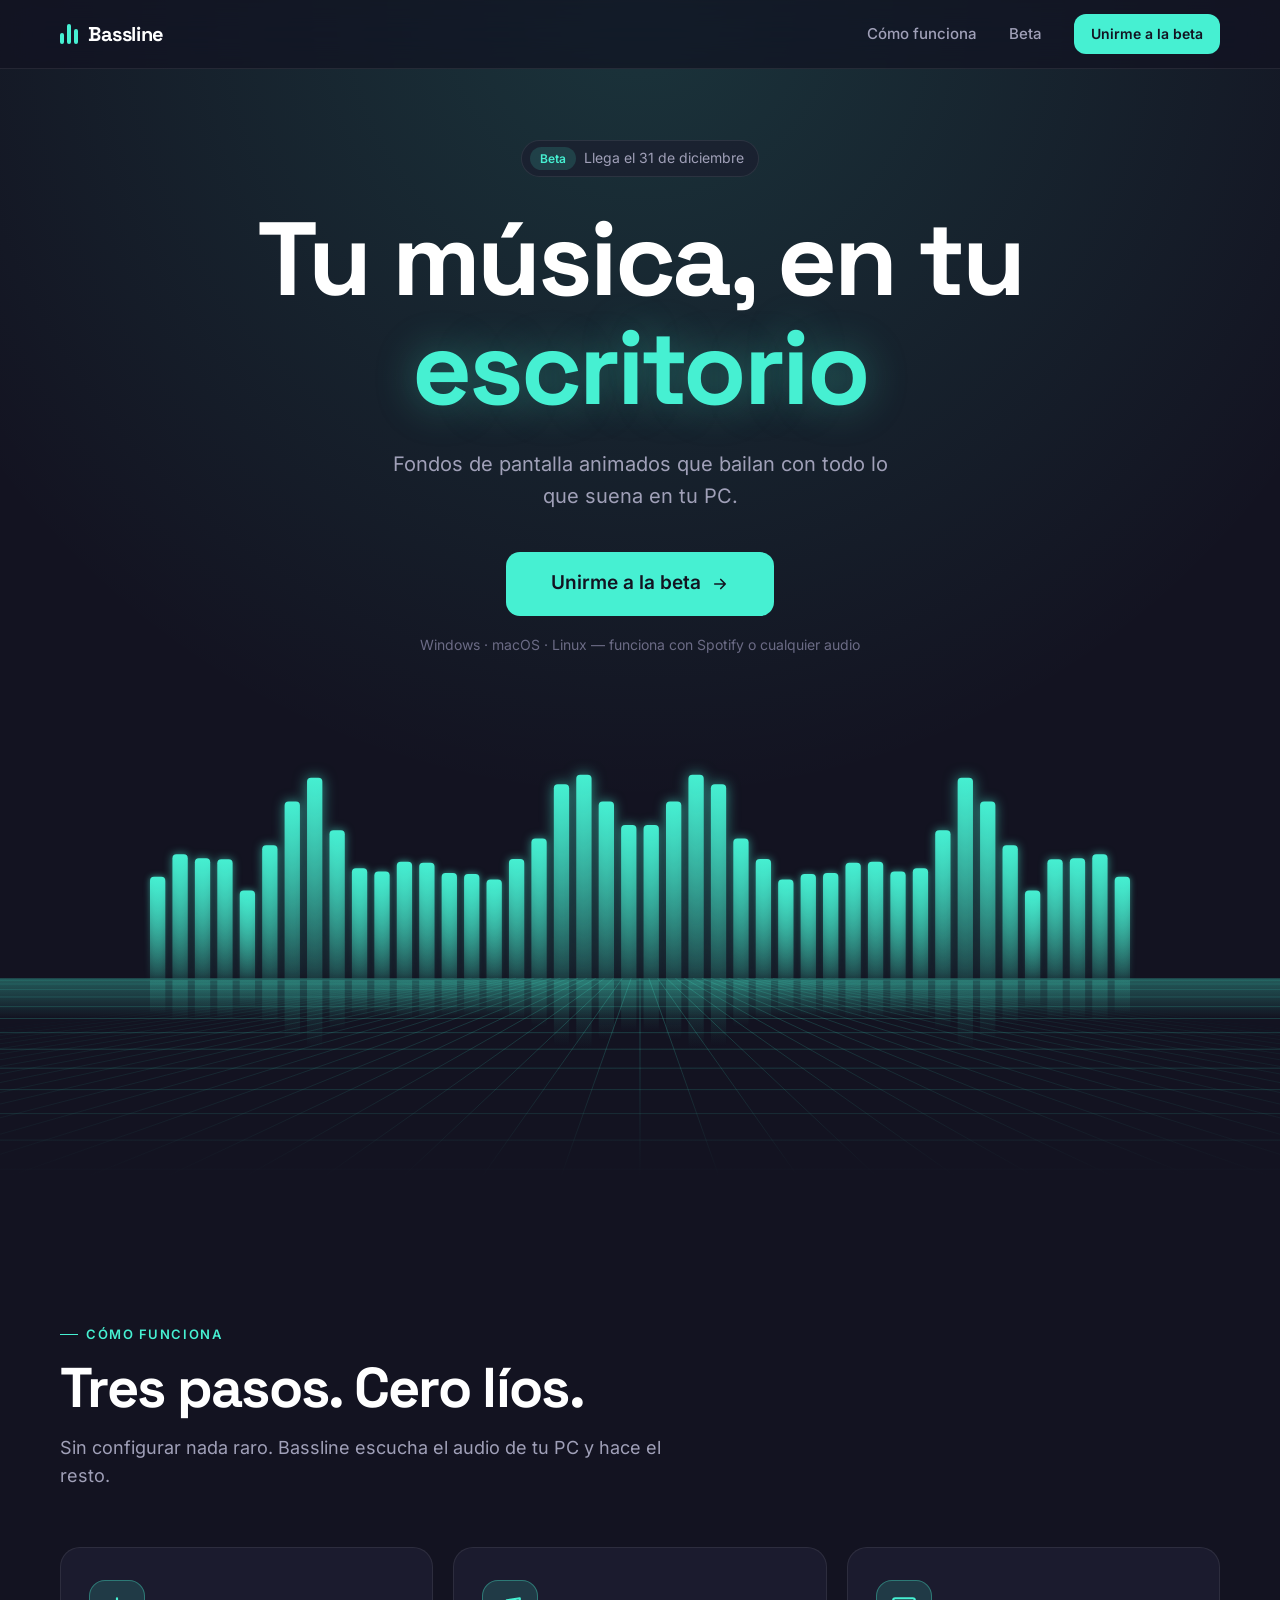
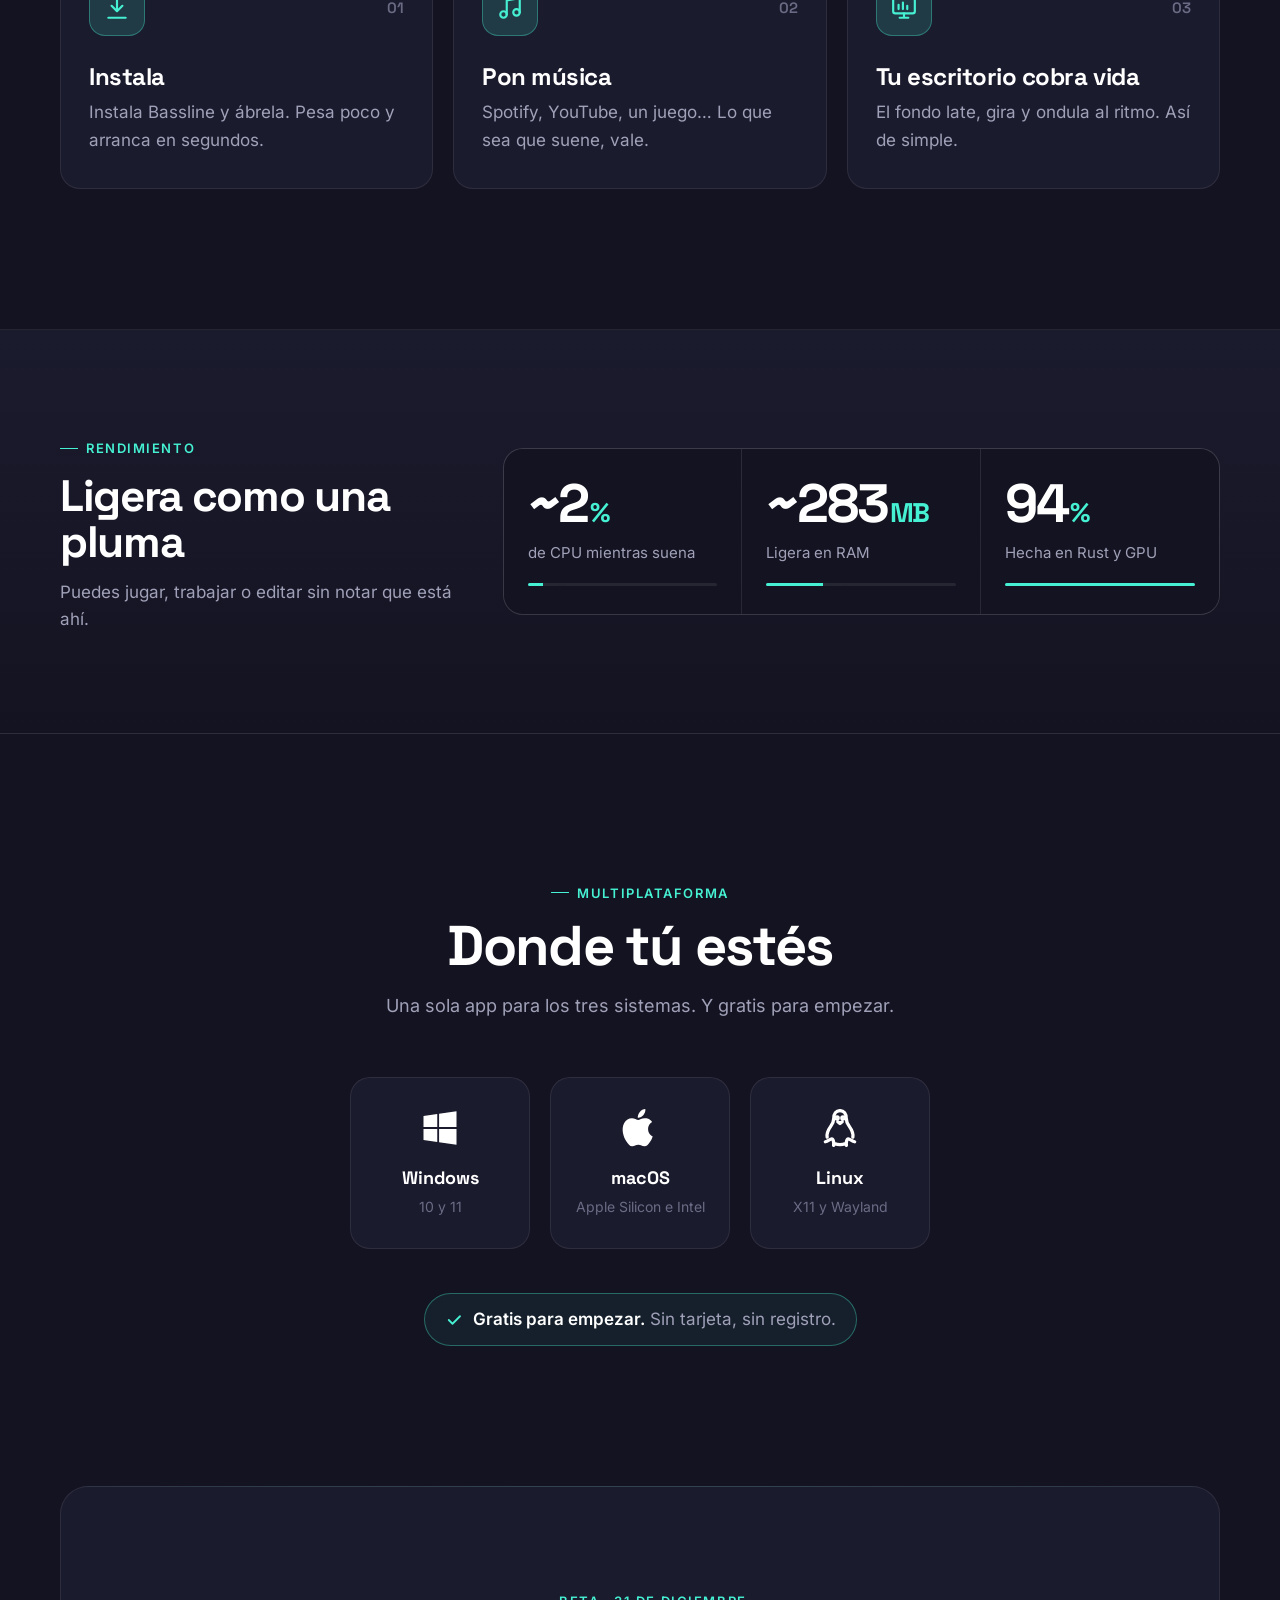
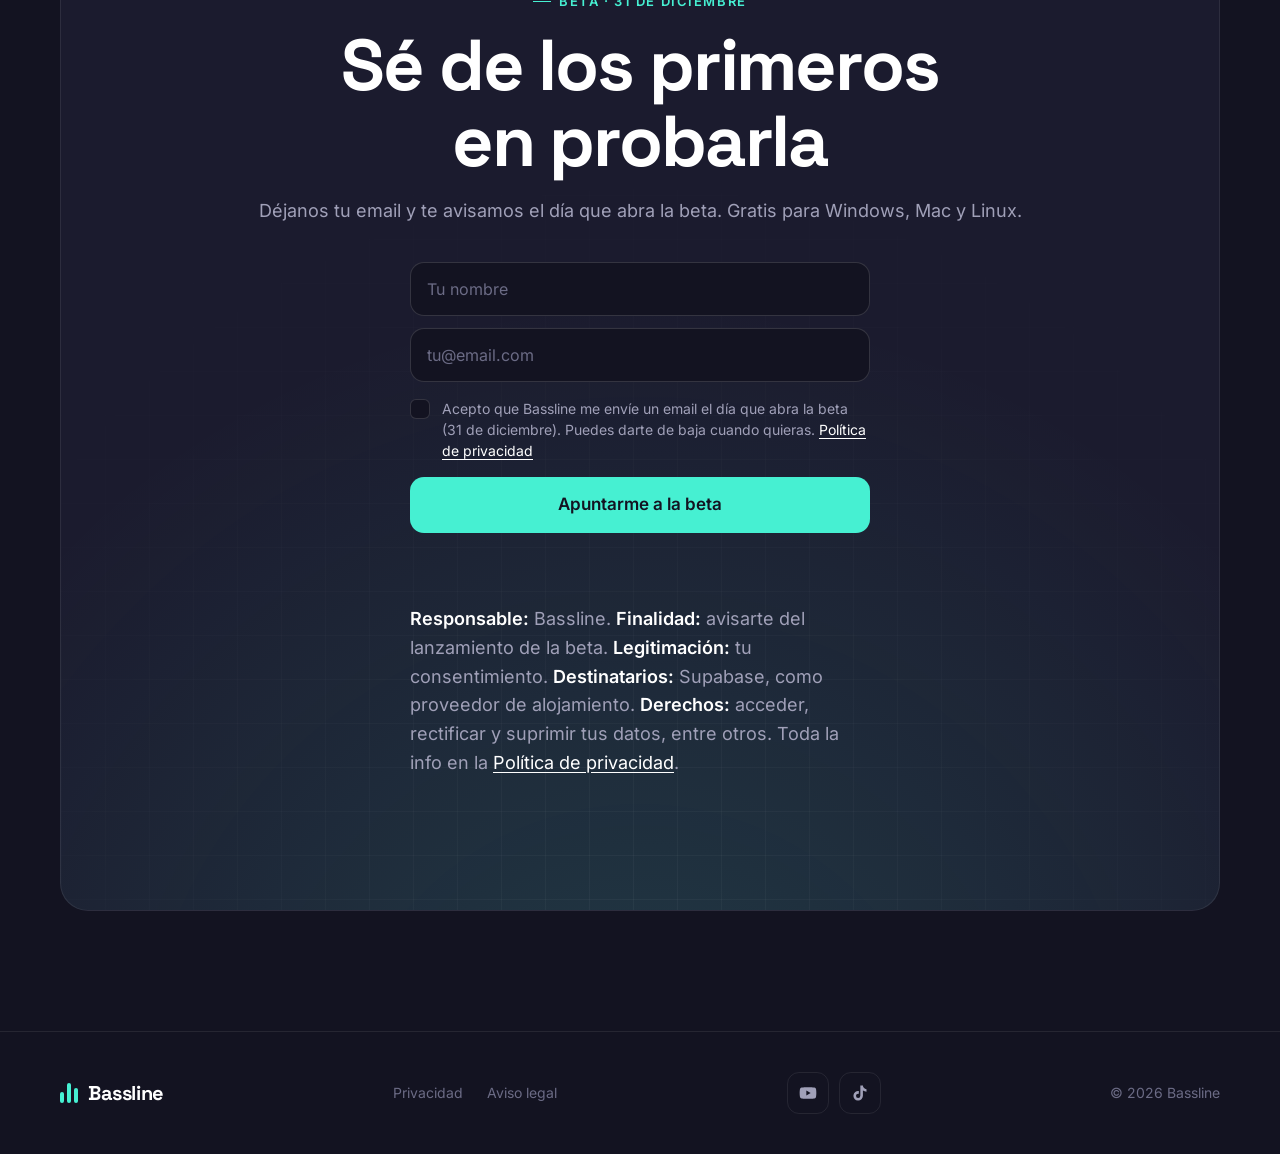
<file: index.html>
<!DOCTYPE html>
<html lang="es">
<head>
  <meta charset="UTF-8" />
  <meta name="viewport" content="width=device-width, initial-scale=1" />

  <!-- ===== SEO / Open Graph ===== -->
  <title>Bassline — Fondos de pantalla que bailan con tu música</title>
  <meta name="description" content="Bassline convierte tu escritorio en un fondo animado que reacciona a la música que suena en tu PC: Spotify o cualquier audio. Gratis para Windows, Mac y Linux." />
  <meta name="theme-color" content="#131321" />
  <meta property="og:type" content="website" />
  <meta property="og:title" content="Bassline — Tu música, en tu escritorio" />
  <meta property="og:description" content="Fondos de pantalla animados que reaccionan a la música de tu PC. Gratis para Windows, Mac y Linux." />
  <meta property="og:locale" content="es_ES" />
  <meta property="og:image" content="og-image.png" />
  <meta name="twitter:card" content="summary_large_image" />

  <!-- Favicon: tres barras de ecualizador (SVG inline) -->
  <link rel="icon" type="image/svg+xml" href="data:image/svg+xml,%3Csvg xmlns='http://www.w3.org/2000/svg' viewBox='0 0 32 32'%3E%3Crect width='32' height='32' rx='8' fill='%23131321'/%3E%3Crect x='7' y='14' width='4' height='11' rx='2' fill='%2346F0D2'/%3E%3Crect x='14' y='7' width='4' height='18' rx='2' fill='%2346F0D2'/%3E%3Crect x='21' y='11' width='4' height='14' rx='2' fill='%2346F0D2'/%3E%3C/svg%3E" />

  <!-- ===== Fuentes (alojadas en /fonts, sin peticiones a terceros) ===== -->
  <link rel="preload" href="fonts/inter-latin.woff2" as="font" type="font/woff2" crossorigin />
  <link rel="preload" href="fonts/space-grotesk-latin.woff2" as="font" type="font/woff2" crossorigin />

  <link rel="stylesheet" href="css/styles.css" />
</head>

<body>
  <a href="#main" class="skip-link">Saltar al contenido</a>

  <!-- ================= NAVBAR ================= -->
  <header class="nav">
    <nav class="container nav-inner" aria-label="Principal">
      <a href="#top" class="logo" aria-label="Bassline, ir al inicio">
        <span class="logo-mark" aria-hidden="true"><span></span><span></span><span></span></span>
        Bassline
      </a>
      <button class="burger" aria-label="Abrir menú" aria-expanded="false" aria-controls="nav-links">
        <span></span><span></span><span></span>
      </button>
      <ul class="nav-links" id="nav-links">
        <li><a href="#como-funciona">Cómo funciona</a></li>
        <li><a href="#beta">Beta</a></li>
        <li><a href="#beta" class="btn btn-primary btn-sm">Unirme a la beta</a></li>
      </ul>
    </nav>
  </header>

  <main id="main">
    <!-- ================= HERO ================= -->
    <section class="hero" id="top">
      <div class="container hero-copy">
        <span class="badge reveal"><b>Beta</b> Llega el 31 de diciembre</span>
        <h1 class="reveal" style="--d:80ms">Tu música, en tu <em>escritorio</em></h1>
        <p class="hero-sub reveal" style="--d:160ms">Fondos de pantalla animados que bailan con todo lo que suena en tu PC.</p>
        <div class="hero-ctas reveal" style="--d:240ms">
          <a href="#beta" class="btn btn-primary btn-lg">
            Unirme a la beta
            <svg viewBox="0 0 24 24" fill="none" stroke="currentColor" stroke-width="2.2" stroke-linecap="round" stroke-linejoin="round" aria-hidden="true"><path d="M5 12h14m-6-6 6 6-6 6"/></svg>
          </a>        </div>
        <p class="hero-note reveal" style="--d:320ms">Windows · macOS · Linux — funciona con Spotify o cualquier audio</p>
      </div>
      <div class="hero-visual" aria-hidden="true">
        <canvas id="hero-canvas"></canvas>
      </div>
    </section>

    <!-- ================= CÓMO FUNCIONA ================= -->
    <section class="section" id="como-funciona" aria-labelledby="como-title">
      <div class="container">
        <div class="section-head reveal">
          <span class="eyebrow">Cómo funciona</span>
          <h2 id="como-title">Tres pasos. Cero líos.</h2>
          <p>Sin configurar nada raro. Bassline escucha el audio de tu PC y hace el resto.</p>
        </div>
        <ol class="steps" role="list">
          <li class="card step reveal">
            <div class="step-top">
              <span class="step-icon" aria-hidden="true">
                <svg viewBox="0 0 24 24" fill="none" stroke="currentColor" stroke-width="2" stroke-linecap="round" stroke-linejoin="round"><path d="M12 3v12m0 0-5-5m5 5 5-5M4 21h16"/></svg>
              </span>
              <span class="step-num">01</span>
            </div>
            <h3>Instala</h3>
            <p>Instala Bassline y ábrela. Pesa poco y arranca en segundos.</p>
          </li>
          <li class="card step reveal" style="--d:100ms">
            <div class="step-top">
              <span class="step-icon" aria-hidden="true">
                <svg viewBox="0 0 24 24" fill="none" stroke="currentColor" stroke-width="2" stroke-linecap="round" stroke-linejoin="round"><path d="M9 18V5l12-2v13"/><circle cx="6" cy="18" r="3"/><circle cx="18" cy="16" r="3"/></svg>
              </span>
              <span class="step-num">02</span>
            </div>
            <h3>Pon música</h3>
            <p>Spotify, YouTube, un juego… Lo que sea que suene, vale.</p>
          </li>
          <li class="card step reveal" style="--d:200ms">
            <div class="step-top">
              <span class="step-icon" aria-hidden="true">
                <svg viewBox="0 0 24 24" fill="none" stroke="currentColor" stroke-width="2" stroke-linecap="round" stroke-linejoin="round"><rect x="2" y="3" width="20" height="14" rx="2"/><path d="M8 21h8M12 17v4M7 13V9m4 4V7m4 6v-3"/></svg>
              </span>
              <span class="step-num">03</span>
            </div>
            <h3>Tu escritorio cobra vida</h3>
            <p>El fondo late, gira y ondula al ritmo. Así de simple.</p>
          </li>
        </ol>
      </div>
    </section>

    <!-- ================= RENDIMIENTO ================= -->
    <section class="perf" aria-labelledby="perf-title">
      <div class="container perf-inner">
        <div class="reveal">
          <span class="eyebrow">Rendimiento</span>
          <h2 id="perf-title" style="margin-top:14px">Ligera como una pluma</h2>
          <p>Puedes jugar, trabajar o editar sin notar que está ahí.</p>
        </div>
        <div class="stats reveal" style="--d:120ms">
          <div class="stat">
            <div class="stat-value">~<span class="counter" data-to="2">0</span><small>%</small></div>
            <div class="stat-label">de CPU mientras suena</div>
            <div class="stat-bar" aria-hidden="true"><i data-w="8%"></i></div>
          </div>
          <div class="stat">
            <div class="stat-value">~<span class="counter" data-to="300">0</span><small>MB</small></div>
            <div class="stat-label">Ligera en RAM</div>
            <div class="stat-bar" aria-hidden="true"><i data-w="30%"></i></div>
          </div>
          <div class="stat">
            <div class="stat-value"><span class="counter" data-to="100">0</span><small>%</small></div>
            <div class="stat-label">Hecha en Rust y GPU</div>
            <div class="stat-bar" aria-hidden="true"><i data-w="100%"></i></div>
          </div>
        </div>
      </div>
    </section>

    <!-- ================= MULTIPLATAFORMA ================= -->
    <section class="section" aria-labelledby="plat-title">
      <div class="container center" style="text-align:center">
        <div class="section-head center reveal">
          <span class="eyebrow">Multiplataforma</span>
          <h2 id="plat-title">Donde tú estés</h2>
          <p>Una sola app para los tres sistemas. Y gratis para empezar.</p>
        </div>
        <div class="platforms">
          <div class="card platform reveal">
            <svg viewBox="0 0 24 24" fill="currentColor" aria-hidden="true"><path d="M3 5.5 10.5 4.4v7.1H3V5.5Zm0 13 7.5 1.1v-7H3v5.9Zm8.5 1.3L21 21.2V12.6h-9.5v7.2Zm0-15.6v7.3H21V2.8l-9.5 1.4Z"/></svg>
            <strong>Windows</strong><span>10 y 11</span>
          </div>
          <div class="card platform reveal" style="--d:80ms">
            <svg viewBox="0 0 24 24" fill="currentColor" aria-hidden="true"><path d="M16.4 12.6c0-2.6 2.1-3.8 2.2-3.9-1.2-1.8-3.1-2-3.7-2-1.6-.2-3.1.9-3.9.9-.8 0-2-.9-3.4-.9-1.7 0-3.3 1-4.2 2.6-1.8 3.1-.5 7.7 1.3 10.2.8 1.2 1.8 2.6 3.1 2.5 1.3-.1 1.7-.8 3.3-.8 1.5 0 1.9.8 3.3.8 1.4 0 2.2-1.2 3.1-2.5 1-1.4 1.4-2.8 1.4-2.9 0 0-2.5-1-2.5-4ZM13.9 4.9c.7-.9 1.2-2 1-3.2-1 0-2.3.7-3 1.6-.7.8-1.2 2-1.1 3.1 1.2.1 2.3-.6 3.1-1.5Z"/></svg>
            <strong>macOS</strong><span>Apple Silicon e Intel</span>
          </div>
          <div class="card platform reveal" style="--d:160ms">
            <svg viewBox="0 0 24 24" fill="none" stroke="currentColor" stroke-width="1.8" stroke-linecap="round" stroke-linejoin="round" aria-hidden="true"><path d="M12 2.5c-2.2 0-3.4 1.8-3.4 4.2 0 1.6-.4 2.6-1.6 4.3C5.6 13 4.6 15 5 17"/><path d="M12 2.5c2.2 0 3.4 1.8 3.4 4.2 0 1.6.4 2.6 1.6 4.3 1.4 2 2.4 4 2 6"/><circle cx="10.4" cy="6.6" r=".6" fill="currentColor"/><circle cx="13.6" cy="6.6" r=".6" fill="currentColor"/><path d="M10.8 8.6 12 9.6l1.2-1"/><path d="M4 19.5c1.5-.3 2.5-1.6 3.5-1.6s1.2 2.6 1 3.6M20 19.5c-1.5-.3-2.5-1.6-3.5-1.6s-1.2 2.6-1 3.6M9 20.5c1.8.7 4.2.7 6 0"/></svg>
            <strong>Linux</strong><span>X11 y Wayland</span>
          </div>
        </div>
        <p class="free-pill reveal">
          <svg viewBox="0 0 24 24" fill="none" stroke="currentColor" stroke-width="2.4" stroke-linecap="round" stroke-linejoin="round" aria-hidden="true"><path d="m5 12 5 5L20 7"/></svg>
          <span><b>Gratis para empezar.</b> Sin tarjeta, sin registro.</span>
        </p>
      </div>
    </section>

    <!-- ================= CTA FINAL ================= -->
    <section id="beta" aria-labelledby="cta-title">
      <div class="container">
        <div class="cta reveal">
          <span class="eyebrow">Beta · 31 de diciembre</span>
          <h2 id="cta-title" style="margin-top:16px">Sé de los primeros en probarla</h2>
          <p>Déjanos tu email y te avisamos el día que abra la beta. Gratis para Windows, Mac y Linux.</p>
          <form class="waitlist" id="waitlist" novalidate>
            <div class="field">
              <label for="wl-name" class="sr-only">Tu nombre</label>
              <input type="text" id="wl-name" name="name" placeholder="Tu nombre" autocomplete="given-name" maxlength="80" required />
            </div>
            <div class="field">
              <label for="wl-email" class="sr-only">Tu email</label>
              <input type="email" id="wl-email" name="email" placeholder="tu@email.com" autocomplete="email" maxlength="254" required />
            </div>
            <label class="consent" for="wl-consent">
              <input type="checkbox" id="wl-consent" name="consent" required />
              <span>Acepto que Bassline me envíe un email el día que abra la beta (31 de diciembre). Puedes darte de baja cuando quieras. <a href="privacidad.html" target="_blank" rel="noopener">Política de privacidad</a></span>
            </label>
            <!-- Honeypot anti-spam: invisible para personas; si un bot lo rellena, no se envía nada -->
            <div class="hp" aria-hidden="true">
              <label for="wl-website">No rellenes este campo</label>
              <input type="text" id="wl-website" name="website" tabindex="-1" autocomplete="off" />
            </div>
            <button type="submit" class="btn btn-primary">Apuntarme a la beta</button>
          </form>
          <p class="form-msg" id="form-msg" role="status" aria-live="polite"></p>
          <!-- Información básica sobre protección de datos (primera capa, RGPD art. 13) -->
          <p class="form-legal">
            <strong>Responsable:</strong> Bassline.
            <strong>Finalidad:</strong> avisarte del lanzamiento de la beta.
            <strong>Legitimación:</strong> tu consentimiento.
            <strong>Destinatarios:</strong> Supabase, como proveedor de alojamiento.
            <strong>Derechos:</strong> acceder, rectificar y suprimir tus datos, entre otros.
            Toda la info en la <a href="privacidad.html" target="_blank" rel="noopener">Política de privacidad</a>.
          </p>
        </div>
      </div>
    </section>
  </main>

  <!-- ================= FOOTER ================= -->
  <footer class="footer">
    <div class="container footer-inner">
      <a href="#top" class="logo" aria-label="Bassline, volver arriba">
        <span class="logo-mark" aria-hidden="true"><span></span><span></span><span></span></span>
        Bassline
      </a>
      <ul class="footer-links">
        <li><a href="privacidad.html">Privacidad</a></li>
        <li><a href="aviso-legal.html">Aviso legal</a></li>
      </ul>
      <div class="socials">
        <a href="#" aria-label="Bassline en YouTube">
          <svg viewBox="0 0 24 24" fill="currentColor" aria-hidden="true"><path d="M21.6 7.2a2.5 2.5 0 0 0-1.8-1.8C18.2 5 12 5 12 5s-6.2 0-7.8.4a2.5 2.5 0 0 0-1.8 1.8C2 8.8 2 12 2 12s0 3.2.4 4.8a2.5 2.5 0 0 0 1.8 1.8C5.8 19 12 19 12 19s6.2 0 7.8-.4a2.5 2.5 0 0 0 1.8-1.8c.4-1.6.4-4.8.4-4.8s0-3.2-.4-4.8ZM10 15V9l5.2 3L10 15Z"/></svg>
        </a>
        <a href="#" aria-label="Bassline en TikTok">
          <svg viewBox="0 0 24 24" fill="currentColor" aria-hidden="true"><path d="M16.6 5.8A4.3 4.3 0 0 1 15.5 3h-3.1v12.4a2.6 2.6 0 1 1-2.6-2.6c.3 0 .5 0 .8.1V9.7a5.7 5.7 0 1 0 4.9 5.7V9.1a7.4 7.4 0 0 0 4.3 1.4V7.4a4.3 4.3 0 0 1-3.2-1.6Z"/></svg>
        </a>
      </div>
      <p class="copy">© <span id="year">2026</span> Bassline</p>
    </div>
  </footer>

  <!-- config.js se genera desde .env (node build-config.mjs) y debe cargar antes que main.js -->
  <script src="js/config.js" defer></script>
  <script src="js/main.js" defer></script>
</body>
</html>
</file>
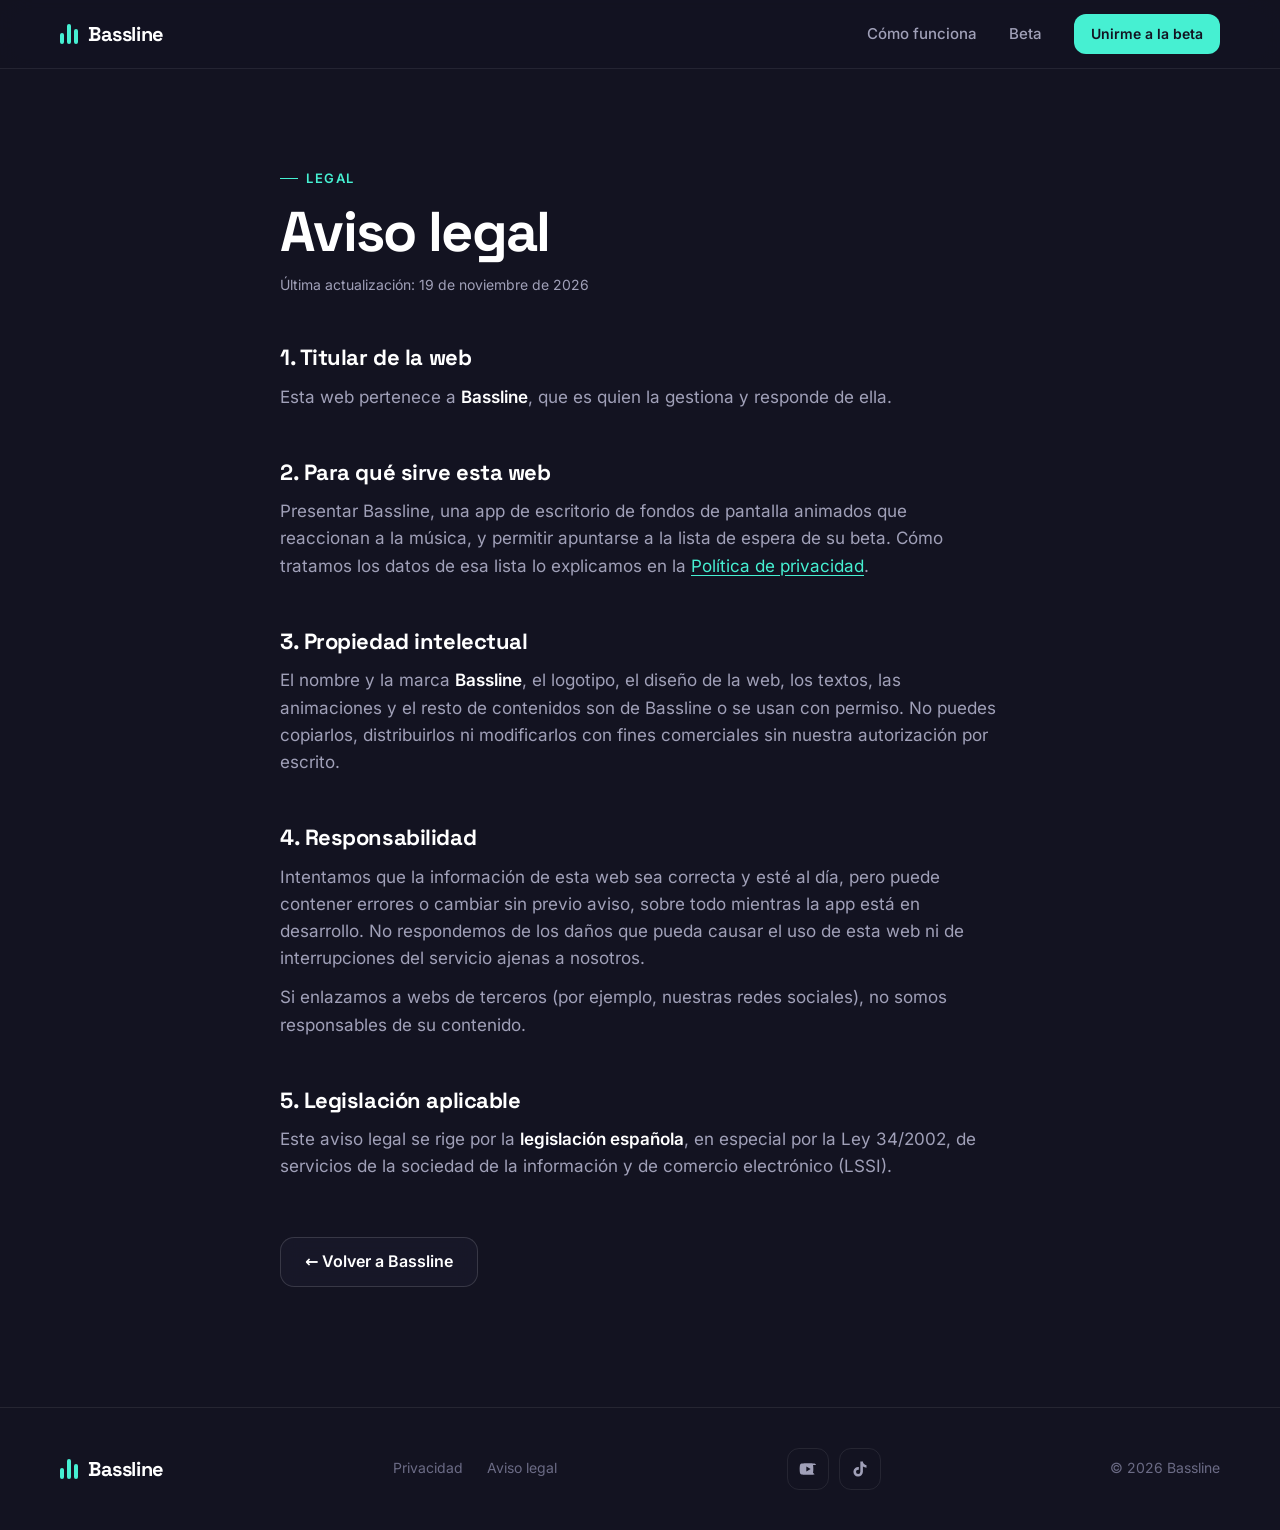
<file: aviso-legal.html>
<!DOCTYPE html>
<html lang="es">
<head>
  <meta charset="UTF-8" />
  <meta name="viewport" content="width=device-width, initial-scale=1" />

  <title>Aviso legal — Bassline</title>
  <meta name="description" content="Aviso legal de la web de Bassline: titular, objeto del sitio, propiedad intelectual y legislación aplicable." />
  <meta name="theme-color" content="#131321" />

  <!-- Favicon: tres barras de ecualizador (SVG inline) -->
  <link rel="icon" type="image/svg+xml" href="data:image/svg+xml,%3Csvg xmlns='http://www.w3.org/2000/svg' viewBox='0 0 32 32'%3E%3Crect width='32' height='32' rx='8' fill='%23131321'/%3E%3Crect x='7' y='14' width='4' height='11' rx='2' fill='%2346F0D2'/%3E%3Crect x='14' y='7' width='4' height='18' rx='2' fill='%2346F0D2'/%3E%3Crect x='21' y='11' width='4' height='14' rx='2' fill='%2346F0D2'/%3E%3C/svg%3E" />

  <!-- ===== Fuentes (alojadas en /fonts, sin peticiones a terceros) ===== -->
  <link rel="preload" href="fonts/inter-latin.woff2" as="font" type="font/woff2" crossorigin />
  <link rel="preload" href="fonts/space-grotesk-latin.woff2" as="font" type="font/woff2" crossorigin />

  <link rel="stylesheet" href="css/styles.css" />
</head>

<body>
  <a href="#main" class="skip-link">Saltar al contenido</a>

  <!-- ================= NAVBAR ================= -->
  <header class="nav">
    <nav class="container nav-inner" aria-label="Principal">
      <a href="index.html" class="logo" aria-label="Bassline, volver a la página principal">
        <span class="logo-mark" aria-hidden="true"><span></span><span></span><span></span></span>
        Bassline
      </a>
      <button class="burger" aria-label="Abrir menú" aria-expanded="false" aria-controls="nav-links">
        <span></span><span></span><span></span>
      </button>
      <ul class="nav-links" id="nav-links">
        <li><a href="index.html#como-funciona">Cómo funciona</a></li>
        <li><a href="index.html#beta">Beta</a></li>
        <li><a href="index.html#beta" class="btn btn-primary btn-sm">Unirme a la beta</a></li>
      </ul>
    </nav>
  </header>

  <!-- ================= CONTENIDO ================= -->
  <main id="main" class="legal-page">
    <article class="container legal">
      <span class="eyebrow">Legal</span>
      <h1>Aviso legal</h1>
      <p class="updated">Última actualización: 19 de noviembre de 2026</p>

      <h2>1. Titular de la web</h2>
      <p>Esta web pertenece a <strong>Bassline</strong>, que es quien la gestiona y responde de ella.</p>

      <h2>2. Para qué sirve esta web</h2>
      <p>Presentar Bassline, una app de escritorio de fondos de pantalla animados que reaccionan a la música, y permitir apuntarse a la lista de espera de su beta. Cómo tratamos los datos de esa lista lo explicamos en la <a href="privacidad.html">Política de privacidad</a>.</p>

      <h2>3. Propiedad intelectual</h2>
      <p>El nombre y la marca <strong>Bassline</strong>, el logotipo, el diseño de la web, los textos, las animaciones y el resto de contenidos son de Bassline o se usan con permiso. No puedes copiarlos, distribuirlos ni modificarlos con fines comerciales sin nuestra autorización por escrito.</p>

      <h2>4. Responsabilidad</h2>
      <p>Intentamos que la información de esta web sea correcta y esté al día, pero puede contener errores o cambiar sin previo aviso, sobre todo mientras la app está en desarrollo. No respondemos de los daños que pueda causar el uso de esta web ni de interrupciones del servicio ajenas a nosotros.</p>
      <p>Si enlazamos a webs de terceros (por ejemplo, nuestras redes sociales), no somos responsables de su contenido.</p>

      <h2>5. Legislación aplicable</h2>
      <p>Este aviso legal se rige por la <strong>legislación española</strong>, en especial por la Ley 34/2002, de servicios de la sociedad de la información y de comercio electrónico (LSSI).</p>

      <p class="back"><a href="index.html" class="btn btn-ghost">← Volver a Bassline</a></p>
    </article>
  </main>

  <!-- ================= FOOTER ================= -->
  <footer class="footer">
    <div class="container footer-inner">
      <a href="index.html" class="logo" aria-label="Bassline, volver a la página principal">
        <span class="logo-mark" aria-hidden="true"><span></span><span></span><span></span></span>
        Bassline
      </a>
      <ul class="footer-links">
        <li><a href="privacidad.html">Privacidad</a></li>
        <li><a href="aviso-legal.html" aria-current="page">Aviso legal</a></li>
      </ul>
      <div class="socials">
        <a href="#" aria-label="Bassline en YouTube">
          <svg viewBox="0 0 24 24" fill="currentColor" aria-hidden="true"><path d="M21.6 7.2a2.5 2.5 0 0 0-1.8-1.8C18.2 5 12 5 12 5s-6.2 0-7.8.4a2.5 2.5 0 0 0-1.8 1.8C2 8.8 2 12 2 12s0 3.2.4 4.8a2.5 2.5 0 0 0 1.8 1.8C5.8 19 12 19 12 19s6.2 0 7.8-.4a2.5 2.5 0 0 0-1.8-1.8c.4-1.6.4-4.8.4-4.8s0-3.2-.4-4.8ZM10 15V9l5.2 3L10 15Z"/></svg>
        </a>
        <a href="#" aria-label="Bassline en TikTok">
          <svg viewBox="0 0 24 24" fill="currentColor" aria-hidden="true"><path d="M16.6 5.8A4.3 4.3 0 0 1 15.5 3h-3.1v12.4a2.6 2.6 0 1 1-2.6-2.6c.3 0 .5 0 .8.1V9.7a5.7 5.7 0 1 0 4.9 5.7V9.1a7.4 7.4 0 0 0 4.3 1.4V7.4a4.3 4.3 0 0 1-3.2-1.6Z"/></svg>
        </a>
      </div>
      <p class="copy">© <span id="year">2026</span> Bassline</p>
    </div>
  </footer>

  <script src="js/main.js" defer></script>
</body>
</html>
</file>
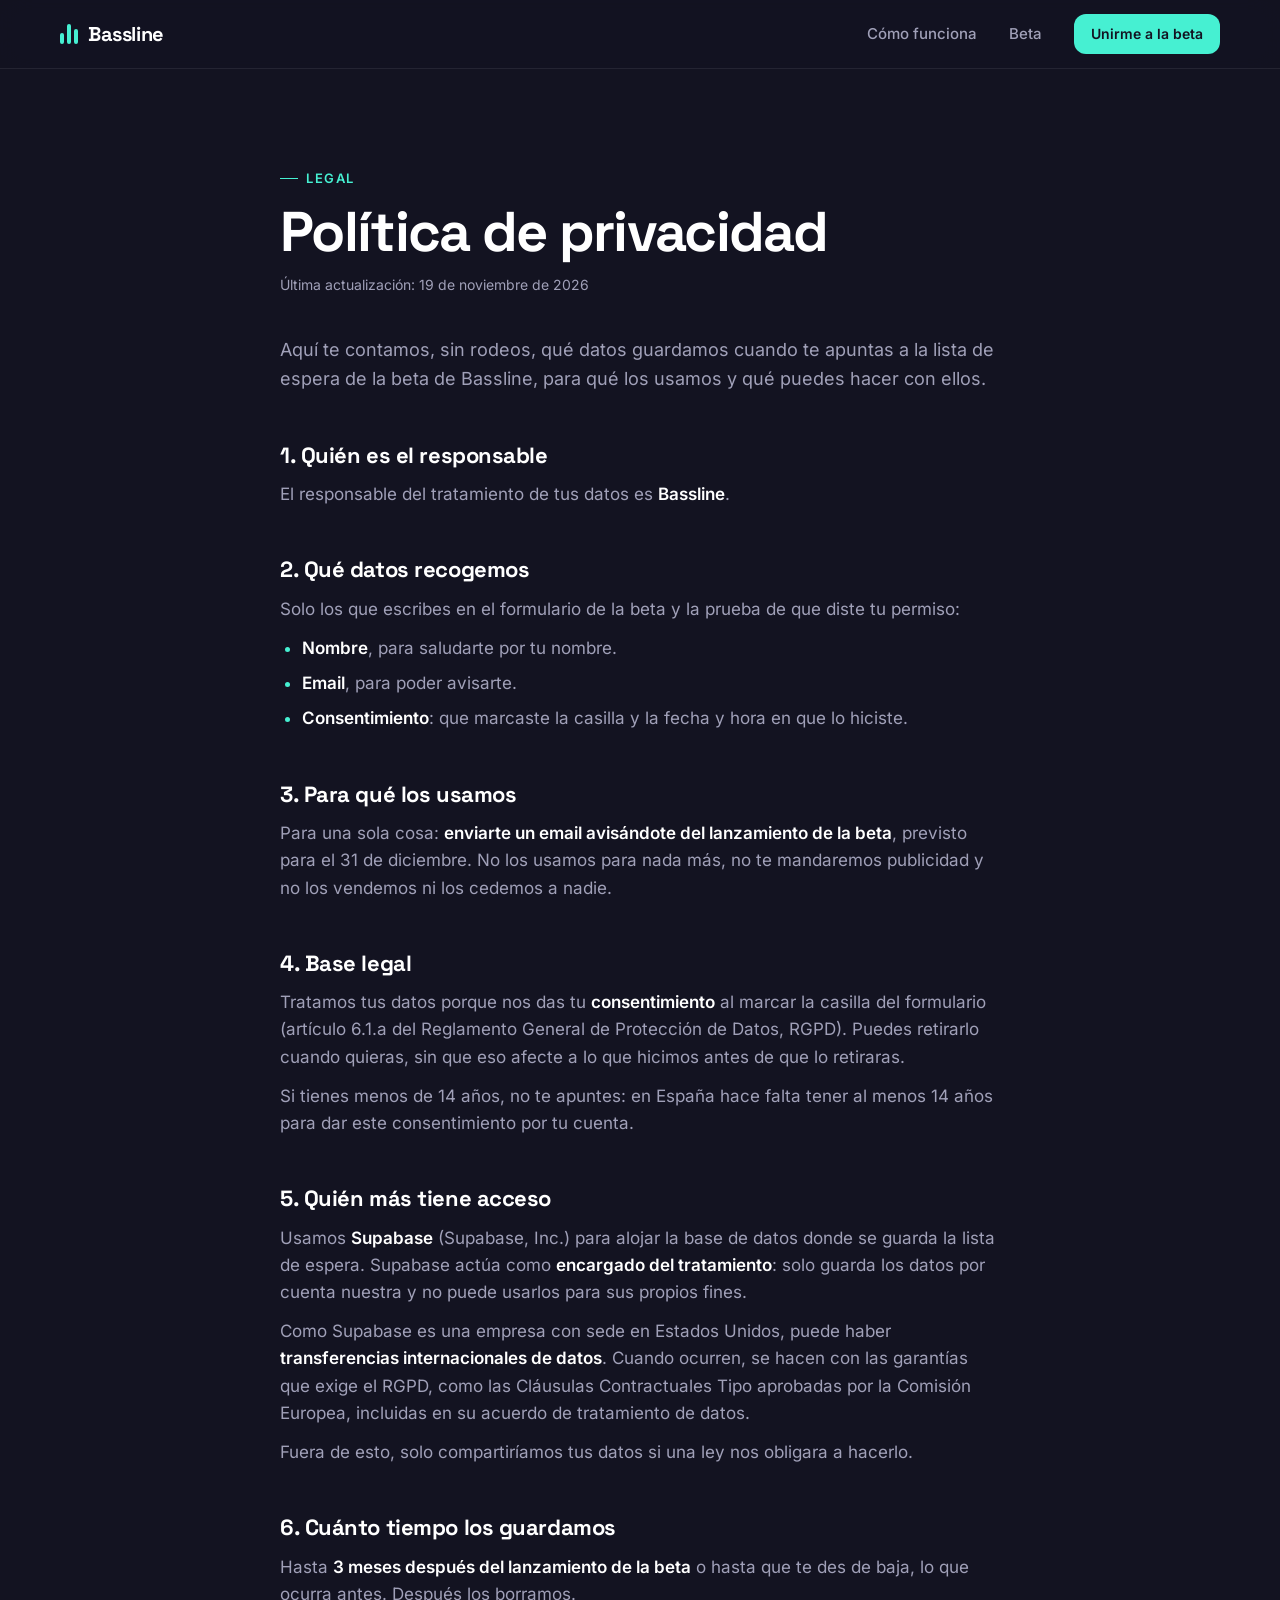
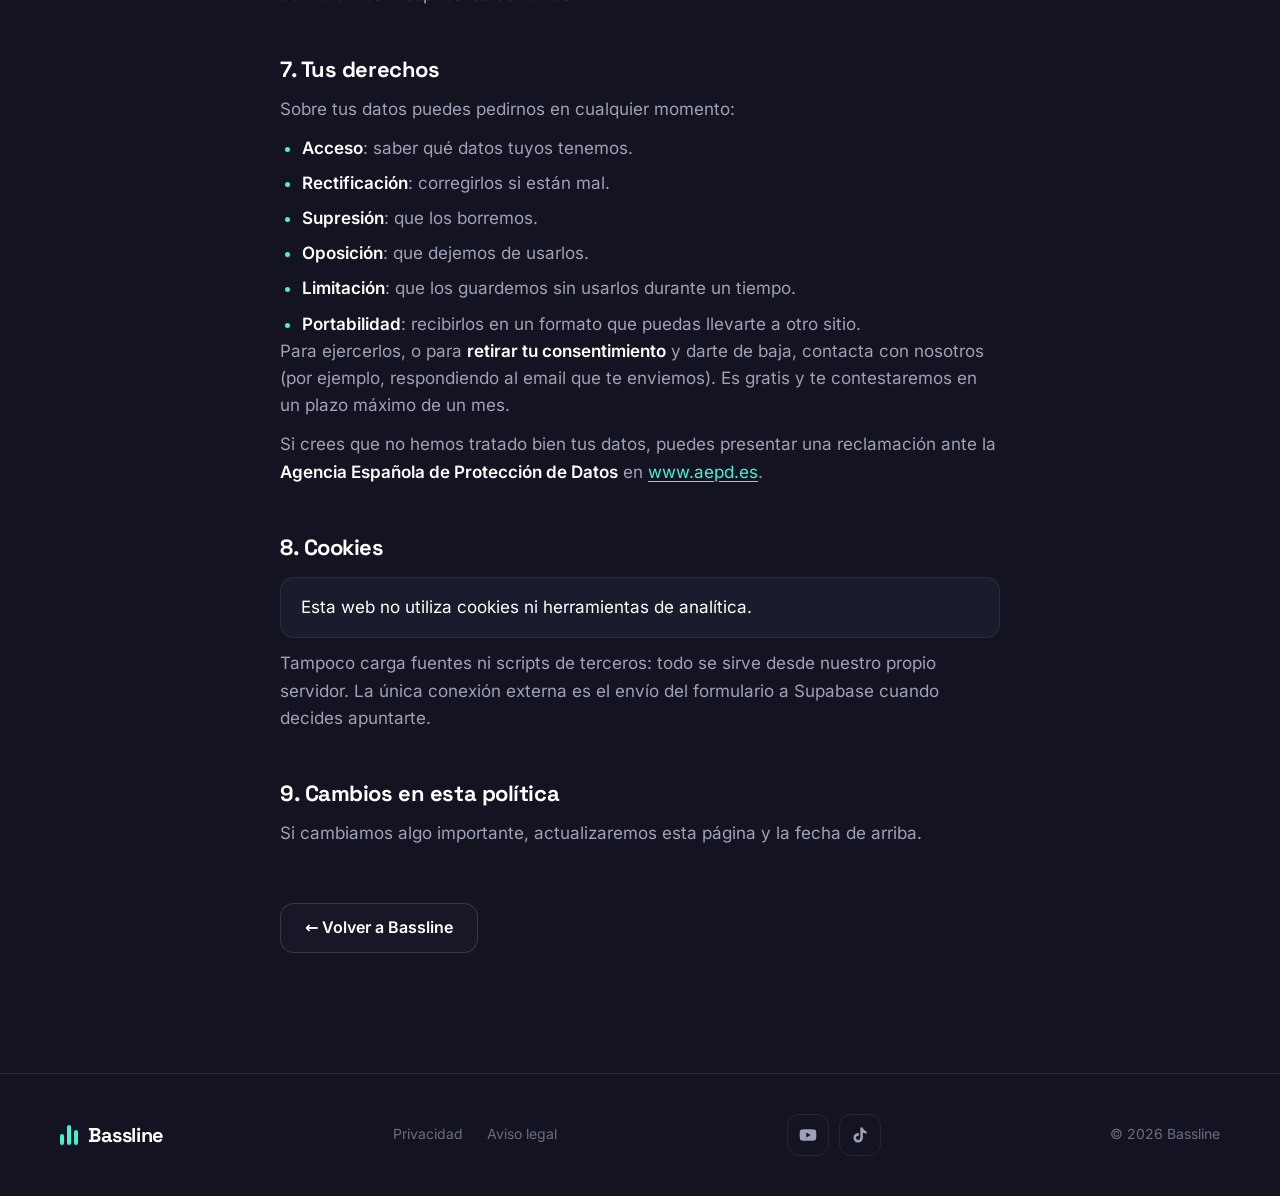
<file: privacidad.html>
<!DOCTYPE html>
<html lang="es">
<head>
  <meta charset="UTF-8" />
  <meta name="viewport" content="width=device-width, initial-scale=1" />

  <title>Política de privacidad — Bassline</title>
  <meta name="description" content="Cómo trata Bassline los datos de la lista de espera de la beta: qué recogemos, para qué, cuánto tiempo y cómo ejercer tus derechos." />
  <meta name="theme-color" content="#131321" />

  <!-- Favicon: tres barras de ecualizador (SVG inline) -->
  <link rel="icon" type="image/svg+xml" href="data:image/svg+xml,%3Csvg xmlns='http://www.w3.org/2000/svg' viewBox='0 0 32 32'%3E%3Crect width='32' height='32' rx='8' fill='%23131321'/%3E%3Crect x='7' y='14' width='4' height='11' rx='2' fill='%2346F0D2'/%3E%3Crect x='14' y='7' width='4' height='18' rx='2' fill='%2346F0D2'/%3E%3Crect x='21' y='11' width='4' height='14' rx='2' fill='%2346F0D2'/%3E%3C/svg%3E" />

  <!-- ===== Fuentes (alojadas en /fonts, sin peticiones a terceros) ===== -->
  <link rel="preload" href="fonts/inter-latin.woff2" as="font" type="font/woff2" crossorigin />
  <link rel="preload" href="fonts/space-grotesk-latin.woff2" as="font" type="font/woff2" crossorigin />

  <link rel="stylesheet" href="css/styles.css" />
</head>

<body>
  <a href="#main" class="skip-link">Saltar al contenido</a>

  <!-- ================= NAVBAR ================= -->
  <header class="nav">
    <nav class="container nav-inner" aria-label="Principal">
      <a href="index.html" class="logo" aria-label="Bassline, volver a la página principal">
        <span class="logo-mark" aria-hidden="true"><span></span><span></span><span></span></span>
        Bassline
      </a>
      <button class="burger" aria-label="Abrir menú" aria-expanded="false" aria-controls="nav-links">
        <span></span><span></span><span></span>
      </button>
      <ul class="nav-links" id="nav-links">
        <li><a href="index.html#como-funciona">Cómo funciona</a></li>
        <li><a href="index.html#beta">Beta</a></li>
        <li><a href="index.html#beta" class="btn btn-primary btn-sm">Unirme a la beta</a></li>
      </ul>
    </nav>
  </header>

  <!-- ================= CONTENIDO ================= -->
  <main id="main" class="legal-page">
    <article class="container legal">
      <span class="eyebrow">Legal</span>
      <h1>Política de privacidad</h1>
      <p class="updated">Última actualización: 19 de noviembre de 2026</p>

      <p class="intro">Aquí te contamos, sin rodeos, qué datos guardamos cuando te apuntas a la lista de espera de la beta de Bassline, para qué los usamos y qué puedes hacer con ellos.</p>

      <h2>1. Quién es el responsable</h2>
      <p>El responsable del tratamiento de tus datos es <strong>Bassline</strong>.</p>

      <h2>2. Qué datos recogemos</h2>
      <p>Solo los que escribes en el formulario de la beta y la prueba de que diste tu permiso:</p>
      <ul>
        <li><strong>Nombre</strong>, para saludarte por tu nombre.</li>
        <li><strong>Email</strong>, para poder avisarte.</li>
        <li><strong>Consentimiento</strong>: que marcaste la casilla y la fecha y hora en que lo hiciste.</li>
      </ul>

      <h2>3. Para qué los usamos</h2>
      <p>Para una sola cosa: <strong>enviarte un email avisándote del lanzamiento de la beta</strong>, previsto para el 31 de diciembre. No los usamos para nada más, no te mandaremos publicidad y no los vendemos ni los cedemos a nadie.</p>

      <h2>4. Base legal</h2>
      <p>Tratamos tus datos porque nos das tu <strong>consentimiento</strong> al marcar la casilla del formulario (artículo 6.1.a del Reglamento General de Protección de Datos, RGPD). Puedes retirarlo cuando quieras, sin que eso afecte a lo que hicimos antes de que lo retiraras.</p>
      <p>Si tienes menos de 14 años, no te apuntes: en España hace falta tener al menos 14 años para dar este consentimiento por tu cuenta.</p>

      <h2>5. Quién más tiene acceso</h2>
      <p>Usamos <strong>Supabase</strong> (Supabase, Inc.) para alojar la base de datos donde se guarda la lista de espera. Supabase actúa como <strong>encargado del tratamiento</strong>: solo guarda los datos por cuenta nuestra y no puede usarlos para sus propios fines.</p>
      <p>Como Supabase es una empresa con sede en Estados Unidos, puede haber <strong>transferencias internacionales de datos</strong>. Cuando ocurren, se hacen con las garantías que exige el RGPD, como las Cláusulas Contractuales Tipo aprobadas por la Comisión Europea, incluidas en su acuerdo de tratamiento de datos.</p>
      <p>Fuera de esto, solo compartiríamos tus datos si una ley nos obligara a hacerlo.</p>

      <h2>6. Cuánto tiempo los guardamos</h2>
      <p>Hasta <strong>3 meses después del lanzamiento de la beta</strong> o hasta que te des de baja, lo que ocurra antes. Después los borramos.</p>

      <h2>7. Tus derechos</h2>
      <p>Sobre tus datos puedes pedirnos en cualquier momento:</p>
      <ul>
        <li><strong>Acceso</strong>: saber qué datos tuyos tenemos.</li>
        <li><strong>Rectificación</strong>: corregirlos si están mal.</li>
        <li><strong>Supresión</strong>: que los borremos.</li>
        <li><strong>Oposición</strong>: que dejemos de usarlos.</li>
        <li><strong>Limitación</strong>: que los guardemos sin usarlos durante un tiempo.</li>
        <li><strong>Portabilidad</strong>: recibirlos en un formato que puedas llevarte a otro sitio.</li>
      </ul>
      <p>Para ejercerlos, o para <strong>retirar tu consentimiento</strong> y darte de baja, contacta con nosotros (por ejemplo, respondiendo al email que te enviemos). Es gratis y te contestaremos en un plazo máximo de un mes.</p>
      <p>Si crees que no hemos tratado bien tus datos, puedes presentar una reclamación ante la <strong>Agencia Española de Protección de Datos</strong> en <a href="https://www.aepd.es" target="_blank" rel="noopener">www.aepd.es</a>.</p>

      <h2>8. Cookies</h2>
      <p class="callout">Esta web no utiliza cookies ni herramientas de analítica.</p>
      <p>Tampoco carga fuentes ni scripts de terceros: todo se sirve desde nuestro propio servidor. La única conexión externa es el envío del formulario a Supabase cuando decides apuntarte.</p>

      <h2>9. Cambios en esta política</h2>
      <p>Si cambiamos algo importante, actualizaremos esta página y la fecha de arriba.</p>

      <p class="back"><a href="index.html" class="btn btn-ghost">← Volver a Bassline</a></p>
    </article>
  </main>

  <!-- ================= FOOTER ================= -->
  <footer class="footer">
    <div class="container footer-inner">
      <a href="index.html" class="logo" aria-label="Bassline, volver a la página principal">
        <span class="logo-mark" aria-hidden="true"><span></span><span></span><span></span></span>
        Bassline
      </a>
      <ul class="footer-links">
        <li><a href="privacidad.html" aria-current="page">Privacidad</a></li>
        <li><a href="aviso-legal.html">Aviso legal</a></li>
      </ul>
      <div class="socials">
        <a href="#" aria-label="Bassline en YouTube">
          <svg viewBox="0 0 24 24" fill="currentColor" aria-hidden="true"><path d="M21.6 7.2a2.5 2.5 0 0 0-1.8-1.8C18.2 5 12 5 12 5s-6.2 0-7.8.4a2.5 2.5 0 0 0-1.8 1.8C2 8.8 2 12 2 12s0 3.2.4 4.8a2.5 2.5 0 0 0 1.8 1.8C5.8 19 12 19 12 19s6.2 0 7.8-.4a2.5 2.5 0 0 0 1.8-1.8c.4-1.6.4-4.8.4-4.8s0-3.2-.4-4.8ZM10 15V9l5.2 3L10 15Z"/></svg>
        </a>
        <a href="#" aria-label="Bassline en TikTok">
          <svg viewBox="0 0 24 24" fill="currentColor" aria-hidden="true"><path d="M16.6 5.8A4.3 4.3 0 0 1 15.5 3h-3.1v12.4a2.6 2.6 0 1 1-2.6-2.6c.3 0 .5 0 .8.1V9.7a5.7 5.7 0 1 0 4.9 5.7V9.1a7.4 7.4 0 0 0 4.3 1.4V7.4a4.3 4.3 0 0 1-3.2-1.6Z"/></svg>
        </a>
      </div>
      <p class="copy">© <span id="year">2026</span> Bassline</p>
    </div>
  </footer>

  <script src="js/main.js" defer></script>
</body>
</html>
</file>
<file: css/styles.css>
/* Bassline — estilos de la landing */
/* =========================================================
   0. FUENTES — alojadas en /fonts (sin Google Fonts externo)
   Inter y Space Grotesk son fuentes variables: un archivo por
   subconjunto (latin / latin-ext) cubre todos los pesos usados.
   ========================================================= */
@font-face {
  font-family: "Inter"; font-style: normal; font-weight: 400 600; font-display: swap;
  src: url("../fonts/inter-latin.woff2") format("woff2");
  unicode-range: U+0000-00FF, U+0131, U+0152-0153, U+02BB-02BC, U+02C6, U+02DA, U+02DC, U+0304, U+0308, U+0329, U+2000-206F, U+20AC, U+2122, U+2191, U+2193, U+2212, U+2215, U+FEFF, U+FFFD;
}
@font-face {
  font-family: "Inter"; font-style: normal; font-weight: 400 600; font-display: swap;
  src: url("../fonts/inter-latin-ext.woff2") format("woff2");
  unicode-range: U+0100-02BA, U+02BD-02C5, U+02C7-02CC, U+02CE-02D7, U+02DD-02FF, U+0304, U+0308, U+0329, U+1D00-1DBF, U+1E00-1E9F, U+1EF2-1EFF, U+2020, U+20A0-20AB, U+20AD-20C4, U+2113, U+2C60-2C7F, U+A720-A7FF;
}
@font-face {
  font-family: "Space Grotesk"; font-style: normal; font-weight: 500 700; font-display: swap;
  src: url("../fonts/space-grotesk-latin.woff2") format("woff2");
  unicode-range: U+0000-00FF, U+0131, U+0152-0153, U+02BB-02BC, U+02C6, U+02DA, U+02DC, U+0304, U+0308, U+0329, U+2000-206F, U+20AC, U+2122, U+2191, U+2193, U+2212, U+2215, U+FEFF, U+FFFD;
}
@font-face {
  font-family: "Space Grotesk"; font-style: normal; font-weight: 500 700; font-display: swap;
  src: url("../fonts/space-grotesk-latin-ext.woff2") format("woff2");
  unicode-range: U+0100-02BA, U+02BD-02C5, U+02C7-02CC, U+02CE-02D7, U+02DD-02FF, U+0304, U+0308, U+0329, U+1D00-1DBF, U+1E00-1E9F, U+1EF2-1EFF, U+2020, U+20A0-20AB, U+20AD-20C4, U+2113, U+2C60-2C7F, U+A720-A7FF;
}

/* =========================================================
   1. TOKENS — paleta de marca (no usar colores fuera de aquí)
   ========================================================= */
:root {
  --bg: #131321;
  --surface: #1B1B2E;
  --surface-high: #24243A;
  --border: rgba(255, 255, 255, 0.08);
  --accent: #46F0D2;
  --accent-hover: #7CF5E1;
  --accent-soft: rgba(70, 240, 210, 0.15);
  --accent-glow: 0 0 40px rgba(70, 240, 210, 0.35);
  --text: #FFFFFF;
  --text-muted: #A0A0B8;
  --text-dim: #6B6B85;

  /* Tokens derivados (mismas tonalidades, distinta opacidad) */
  --accent-line: rgba(70, 240, 210, 0.35);
  --accent-faint: rgba(70, 240, 210, 0.06);
  --glass: rgba(27, 27, 46, 0.6);
  --nav-bg: rgba(19, 19, 33, 0.72);
  --border-strong: rgba(255, 255, 255, 0.14);
  --shadow: 0 20px 60px rgba(0, 0, 0, 0.35);
  --void: #07070D;

  /* Tipografía y forma */
  --font-display: "Space Grotesk", system-ui, sans-serif;
  --font-body: "Inter", system-ui, sans-serif;
  --radius-sm: 14px;
  --radius: 20px;
  --ease: cubic-bezier(.2, .7, .2, 1);
  --t: 250ms;
  --max: 1160px;
}

/* =========================================================
   2. BASE
   ========================================================= */
*, *::before, *::after { box-sizing: border-box; margin: 0; padding: 0; }
html { scroll-behavior: smooth; scroll-padding-top: 80px; }
body {
  background: var(--bg);
  color: var(--text);
  font-family: var(--font-body);
  font-size: 17px;
  line-height: 1.6;
  -webkit-font-smoothing: antialiased;
  overflow-x: hidden;
}
img, svg, canvas { display: block; }
a { color: inherit; text-decoration: none; }
button, input { font: inherit; color: inherit; }
h1, h2, h3 { font-family: var(--font-display); font-weight: 700; line-height: 1.05; letter-spacing: -0.03em; }

.container { width: min(var(--max), 100% - 32px); margin-inline: auto; }
.section { padding: clamp(80px, 12vw, 140px) 0; }

.eyebrow {
  display: inline-flex; align-items: center; gap: 8px;
  font-size: 13px; font-weight: 600; letter-spacing: .12em; text-transform: uppercase;
  color: var(--accent);
}
.eyebrow::before { content: ""; width: 18px; height: 1px; background: var(--accent); }
.section-head { max-width: 640px; margin-bottom: 56px; }
.section-head h2 { font-size: clamp(36px, 5vw, 56px); margin: 14px 0 16px; }
.section-head p { color: var(--text-muted); font-size: 18px; }
.center { text-align: center; margin-inline: auto; }

/* Foco visible accesible */
:focus-visible { outline: 2px solid var(--accent); outline-offset: 3px; border-radius: 8px; }
.skip-link {
  position: absolute; left: 16px; top: -60px; z-index: 200;
  background: var(--accent); color: var(--bg); padding: 10px 16px; border-radius: 10px; font-weight: 600;
}
.skip-link:focus { top: 16px; }
.sr-only { position: absolute; width: 1px; height: 1px; overflow: hidden; clip: rect(0 0 0 0); white-space: nowrap; }

/* =========================================================
   3. BOTONES
   ========================================================= */
.btn {
  display: inline-flex; align-items: center; justify-content: center; gap: 10px;
  height: 50px; padding: 0 24px; border-radius: var(--radius-sm);
  font-weight: 600; font-size: 16px; cursor: pointer; border: 1px solid transparent;
  transition: background var(--t) var(--ease), box-shadow var(--t) var(--ease),
              transform var(--t) var(--ease), border-color var(--t) var(--ease);
}
.btn svg { width: 18px; height: 18px; }
.btn-primary { background: var(--accent); color: var(--bg); }
.btn-primary:hover { background: var(--accent-hover); box-shadow: var(--accent-glow); transform: translateY(-1px); }
.btn-ghost { background: var(--glass); border-color: var(--border-strong); color: var(--text); backdrop-filter: blur(10px); }
.btn-ghost:hover { background: var(--surface-high); border-color: var(--accent-line); }
.btn:disabled { opacity: .6; cursor: wait; transform: none; box-shadow: none; }
.btn-sm { height: 40px; padding: 0 16px; font-size: 14px; border-radius: 12px; }
.btn-lg { height: 60px; padding: 0 34px; font-size: 18px; }
.hero-ctas .btn-lg { height: 64px; padding: 0 44px; font-size: 19px; }

/* =========================================================
   4. NAVBAR
   ========================================================= */
.nav {
  position: fixed; inset: 0 0 auto; z-index: 100;
  background: var(--nav-bg);
  backdrop-filter: blur(16px) saturate(140%);
  -webkit-backdrop-filter: blur(16px) saturate(140%);
  border-bottom: 1px solid var(--border);
}
.nav-inner { display: flex; align-items: center; justify-content: space-between; height: 68px; }
.logo { display: flex; align-items: center; gap: 10px; font-family: var(--font-display); font-weight: 700; font-size: 20px; letter-spacing: -0.02em; }
.logo-mark { display: flex; align-items: flex-end; gap: 3px; height: 20px; }
.logo-mark span { width: 4px; border-radius: 2px; background: var(--accent); animation: logoBar 1.2s var(--ease) infinite alternate; }
.logo-mark span:nth-child(1) { height: 55%; }
.logo-mark span:nth-child(2) { height: 100%; animation-delay: -.4s; }
.logo-mark span:nth-child(3) { height: 75%; animation-delay: -.8s; }
@keyframes logoBar { to { transform: scaleY(.45); } }
.logo-mark span { transform-origin: bottom; }

.nav-links { display: flex; align-items: center; gap: 32px; list-style: none; }
.nav-links a:not(.btn) { color: var(--text-muted); font-size: 15px; font-weight: 500; transition: color var(--t) var(--ease); }
.nav-links a:not(.btn):hover { color: var(--text); }

.burger {
  display: none; width: 44px; height: 44px; border-radius: 12px;
  background: transparent; border: 1px solid var(--border); cursor: pointer;
  align-items: center; justify-content: center; flex-direction: column; gap: 5px;
}
.burger span { width: 18px; height: 2px; background: var(--text); border-radius: 2px; transition: transform var(--t) var(--ease), opacity var(--t) var(--ease); }
.burger[aria-expanded="true"] span:nth-child(1) { transform: translateY(7px) rotate(45deg); }
.burger[aria-expanded="true"] span:nth-child(2) { opacity: 0; }
.burger[aria-expanded="true"] span:nth-child(3) { transform: translateY(-7px) rotate(-45deg); }

/* =========================================================
   5. HERO
   ========================================================= */
.hero {
  position: relative; min-height: 100svh; padding-top: 140px;
  display: flex; flex-direction: column; align-items: center; text-align: center;
  background: radial-gradient(circle at 50% 0%, var(--accent-soft), transparent 60%), var(--bg);
  overflow: hidden;
}
.hero-copy { position: relative; z-index: 2; }
.badge {
  display: inline-flex; align-items: center; gap: 8px; margin-bottom: 28px;
  padding: 6px 14px 6px 8px; border-radius: 999px;
  background: var(--glass); border: 1px solid var(--border); font-size: 14px; color: var(--text-muted);
}
.badge b { background: var(--accent-soft); color: var(--accent); padding: 2px 10px; border-radius: 999px; font-weight: 600; font-size: 12px; }
.hero h1 { font-size: clamp(46px, 8.4vw, 104px); max-width: 12ch; margin-inline: auto; }
.hero h1 em { font-style: normal; color: var(--accent); text-shadow: var(--accent-glow); }
.hero-sub { margin: 24px auto 40px; max-width: 520px; color: var(--text-muted); font-size: clamp(17px, 2vw, 20px); }
.hero-ctas { display: flex; gap: 14px; justify-content: center; flex-wrap: wrap; }
.hero-note { margin-top: 18px; font-size: 14px; color: var(--text-dim); }

.hero-visual { position: relative; width: 100%; height: clamp(300px, 46vw, 520px); margin-top: auto; }
.hero-visual canvas { width: 100%; height: 100%; }
/* Fundido inferior hacia la siguiente sección */
.hero-visual::after {
  content: ""; position: absolute; inset: auto 0 0; height: 30%;
  background: linear-gradient(to top, var(--bg), transparent); pointer-events: none;
}

/* =========================================================
   6. TARJETAS (glass)
   ========================================================= */
.card {
  position: relative; background: var(--surface); border: 1px solid var(--border);
  border-radius: var(--radius); overflow: hidden;
  transition: background var(--t) var(--ease), border-color var(--t) var(--ease),
              transform var(--t) var(--ease), box-shadow var(--t) var(--ease);
}
.card:hover { background: var(--surface-high); border-color: var(--accent-line); transform: translateY(-4px); box-shadow: var(--shadow); }

/* =========================================================
   7. CÓMO FUNCIONA
   ========================================================= */
.steps { display: grid; grid-template-columns: repeat(3, 1fr); gap: 20px; position: relative; counter-reset: step; }
.step { padding: 32px 28px 34px; }
.step-top { display: flex; align-items: center; justify-content: space-between; margin-bottom: 28px; }
.step-icon {
  width: 56px; height: 56px; border-radius: 16px; display: grid; place-items: center;
  background: var(--accent-soft); color: var(--accent); border: 1px solid var(--accent-line);
}
.step-icon svg { width: 26px; height: 26px; }
.step-num { font-family: var(--font-display); font-size: 15px; color: var(--text-dim); font-weight: 600; }
.step h3 { font-size: 24px; margin-bottom: 10px; letter-spacing: -0.02em; }
.step p { color: var(--text-muted); }

/* =========================================================
   8. RENDIMIENTO
   ========================================================= */
.perf { border-block: 1px solid var(--border); background: linear-gradient(180deg, var(--surface), var(--bg)); }
.perf-inner { padding: clamp(60px, 9vw, 100px) 0; display: grid; grid-template-columns: 1.1fr 2fr; gap: 48px; align-items: center; }
.perf-inner h2 { font-size: clamp(32px, 4vw, 44px); }
.perf-inner > div > p { color: var(--text-muted); margin-top: 14px; }
.stats { display: grid; grid-template-columns: repeat(3, 1fr); gap: 1px; background: var(--border); border-radius: var(--radius); overflow: hidden; border: 1px solid var(--border); }
.stat { background: var(--bg); padding: 28px 24px; }
.stat-value { font-family: var(--font-display); font-weight: 700; font-size: clamp(38px, 4.4vw, 54px); letter-spacing: -0.04em; line-height: 1; }
.stat-value small { font-size: .5em; color: var(--accent); margin-left: 2px; }
.stat-label { margin-top: 10px; color: var(--text-muted); font-size: 15px; }
.stat-bar { margin-top: 18px; height: 3px; border-radius: 3px; background: var(--border); overflow: hidden; }
.stat-bar i { display: block; height: 100%; width: 0; background: var(--accent); box-shadow: var(--accent-glow); transition: width 1.4s var(--ease); }

/* =========================================================
   9. MULTIPLATAFORMA
   ========================================================= */
.platforms { display: flex; justify-content: center; gap: 20px; flex-wrap: wrap; margin-top: 8px; }
.platform { width: 180px; padding: 28px 20px; text-align: center; }
.platform svg { width: 44px; height: 44px; margin: 0 auto 14px; color: var(--text); transition: color var(--t) var(--ease), filter var(--t) var(--ease); }
.platform:hover svg { color: var(--accent); filter: drop-shadow(0 0 12px var(--accent-line)); }
.platform strong { display: block; font-family: var(--font-display); font-size: 18px; }
.platform span { font-size: 14px; color: var(--text-dim); }
.free-pill {
  display: inline-flex; align-items: center; gap: 10px; margin-top: 44px; padding: 12px 20px;
  border-radius: 999px; border: 1px solid var(--accent-line); background: var(--accent-faint); color: var(--text-muted);
}
.free-pill svg { width: 18px; height: 18px; color: var(--accent); }
.free-pill b { color: var(--text); }

/* =========================================================
   10. CTA FINAL
   ========================================================= */
.cta {
  position: relative; text-align: center; padding: clamp(56px, 8vw, 96px) clamp(20px, 5vw, 64px);
  border-radius: 28px; overflow: hidden;
  background: radial-gradient(circle at 50% 120%, var(--accent-soft), transparent 60%), var(--surface);
  border: 1px solid var(--border);
}
.cta::before {
  /* rejilla sutil de fondo */
  content: ""; position: absolute; inset: 0; opacity: .5; pointer-events: none;
  background-image: linear-gradient(var(--border) 1px, transparent 1px), linear-gradient(90deg, var(--border) 1px, transparent 1px);
  background-size: 44px 44px;
  mask-image: radial-gradient(circle at 50% 100%, var(--text), transparent 70%);
  -webkit-mask-image: radial-gradient(circle at 50% 100%, var(--text), transparent 70%);
}
.cta > * { position: relative; }
.cta h2 { font-size: clamp(38px, 6vw, 72px); max-width: 14ch; margin: 0 auto 18px; }
.cta > p { color: var(--text-muted); font-size: 18px; margin-bottom: 36px; }
/* Formulario de la beta: nombre, email, consentimiento y botón a lo ancho */
.waitlist { display: flex; flex-direction: column; gap: 12px; max-width: 460px; margin: 0 auto; text-align: left; }
.field input {
  width: 100%; height: 54px; padding: 0 16px; border-radius: var(--radius-sm);
  background: var(--bg); border: 1px solid var(--border-strong); outline: none; font-size: 16px;
  transition: border-color var(--t) var(--ease), box-shadow var(--t) var(--ease);
}
.field input::placeholder { color: var(--text-dim); }
.field input:focus { border-color: var(--accent-line); box-shadow: 0 0 0 4px var(--accent-faint); }
.consent { display: flex; gap: 12px; align-items: flex-start; margin: 4px 0; font-size: 14px; line-height: 1.5; color: var(--text-muted); cursor: pointer; }
.consent input {
  appearance: none; -webkit-appearance: none; flex: none; width: 20px; height: 20px; margin-top: 1px;
  border-radius: 6px; border: 1.5px solid var(--border-strong); background: var(--bg);
  display: grid; place-items: center; cursor: pointer;
  transition: background var(--t) var(--ease), border-color var(--t) var(--ease);
}
.consent input:hover { border-color: var(--accent-line); }
.consent input:checked { background: var(--accent); border-color: var(--accent); }
.consent input:checked::after {
  content: ""; width: 10px; height: 5px; border-left: 2px solid var(--bg); border-bottom: 2px solid var(--bg);
  transform: translateY(-1px) rotate(-45deg);
}
.consent input:focus-visible { outline: 2px solid var(--accent); outline-offset: 3px; }
.consent a { color: var(--text); text-decoration: underline; text-underline-offset: 3px; }
.waitlist .btn { width: 100%; height: 56px; font-size: 17px; }
.form-msg { min-height: 24px; margin-top: 12px; font-size: 14px; color: var(--text-muted); }
.form-msg.ok { color: var(--accent); }

/* Honeypot: fuera de la vista (y aria-hidden en el HTML) */
.hp { position: absolute; left: -9999px; width: 1px; height: 1px; overflow: hidden; }

/* Información básica de protección de datos bajo el formulario */
.form-legal { max-width: 460px; margin: 8px auto 0; font-size: 13px; line-height: 1.6; color: var(--text-muted); text-align: left; }
.form-legal strong { color: var(--text); font-weight: 600; }
.form-legal a { color: var(--text); text-decoration: underline; text-underline-offset: 3px; transition: color var(--t) var(--ease); }
.form-legal a:hover { color: var(--accent); }

/* =========================================================
   11. FOOTER
   ========================================================= */
.footer { border-top: 1px solid var(--border); padding: 40px 0; margin-top: clamp(80px, 10vw, 120px); }
.footer-inner { display: flex; align-items: center; justify-content: space-between; gap: 24px; flex-wrap: wrap; }
.footer-links { display: flex; gap: 24px; list-style: none; font-size: 14px; color: var(--text-dim); }
.footer-links a:hover { color: var(--text); }
.socials { display: flex; gap: 10px; }
.socials a {
  width: 42px; height: 42px; border-radius: 12px; display: grid; place-items: center;
  border: 1px solid var(--border); color: var(--text-muted);
  transition: color var(--t) var(--ease), border-color var(--t) var(--ease), background var(--t) var(--ease);
}
.socials a:hover { color: var(--accent); border-color: var(--accent-line); background: var(--accent-faint); }
.socials svg { width: 20px; height: 20px; }
.copy { font-size: 14px; color: var(--text-dim); }

/* =========================================================
   12. ANIMACIONES DE ENTRADA (scroll)
   ========================================================= */
.reveal { opacity: 0; transform: translateY(28px); transition: opacity 700ms var(--ease), transform 700ms var(--ease); transition-delay: var(--d, 0ms); }
.reveal.in { opacity: 1; transform: none; }

/* =========================================================
   12b. PÁGINAS LEGALES (privacidad, aviso legal)
   ========================================================= */
.legal-page { padding-top: clamp(120px, 14vw, 160px); }
.legal { max-width: 720px; margin-inline: auto; }
.legal h1 { font-size: clamp(38px, 6vw, 56px); margin: 14px 0 12px; }
.legal .updated { color: var(--text-muted); font-size: 14px; margin-bottom: 40px; }
.legal .intro { font-size: 18px; }
.legal h2 { font-size: 22px; line-height: 1.25; letter-spacing: -0.02em; margin: 48px 0 12px; }
.legal p, .legal li { color: var(--text-muted); }
.legal p + p { margin-top: 12px; }
.legal ul { padding-left: 22px; margin-top: 12px; display: grid; gap: 8px; }
.legal li::marker { color: var(--accent); }
.legal strong { color: var(--text); font-weight: 600; }
.legal a:not(.btn) { color: var(--accent); text-decoration: underline; text-underline-offset: 3px; transition: color var(--t) var(--ease); }
.legal a:not(.btn):hover { color: var(--accent-hover); }
.legal .callout {
  margin-top: 16px; padding: 16px 20px; border-radius: var(--radius-sm);
  background: var(--surface); border: 1px solid var(--border); color: var(--text);
}
.legal .back { margin-top: 56px; }

/* =========================================================
   13. RESPONSIVE
   ========================================================= */
@media (max-width: 960px) {
  .perf-inner { grid-template-columns: 1fr; }
  .steps { grid-template-columns: 1fr; }
}
@media (max-width: 760px) {
  .burger { display: flex; }
  .nav-links {
    position: absolute; top: 68px; left: 0; right: 0; flex-direction: column; align-items: stretch; gap: 4px;
    padding: 12px 16px 20px; background: var(--bg); border-bottom: 1px solid var(--border);
    opacity: 0; transform: translateY(-8px); pointer-events: none; visibility: hidden;
    transition: opacity var(--t) var(--ease), transform var(--t) var(--ease), visibility var(--t);
  }
  .nav-links.open { opacity: 1; transform: none; pointer-events: auto; visibility: visible; }
  .nav-links a:not(.btn) { display: block; padding: 14px 4px; font-size: 18px; border-bottom: 1px solid var(--border); }
  .nav-links .btn { width: 100%; margin-top: 12px; height: 50px; }
  .hero { padding-top: 120px; }
  .stats { grid-template-columns: 1fr; }
}
@media (max-width: 560px) {
  .hero-ctas .btn { width: 100%; }
  .platform { width: calc(50% - 10px); }
  .footer-inner { flex-direction: column; text-align: center; }
}

/* =========================================================
   14. MOVIMIENTO REDUCIDO
   ========================================================= */
@media (prefers-reduced-motion: reduce) {
  html { scroll-behavior: auto; }
  *, *::before, *::after { animation: none !important; transition-duration: 1ms !important; }
  .reveal { opacity: 1; transform: none; }
}
</file>
